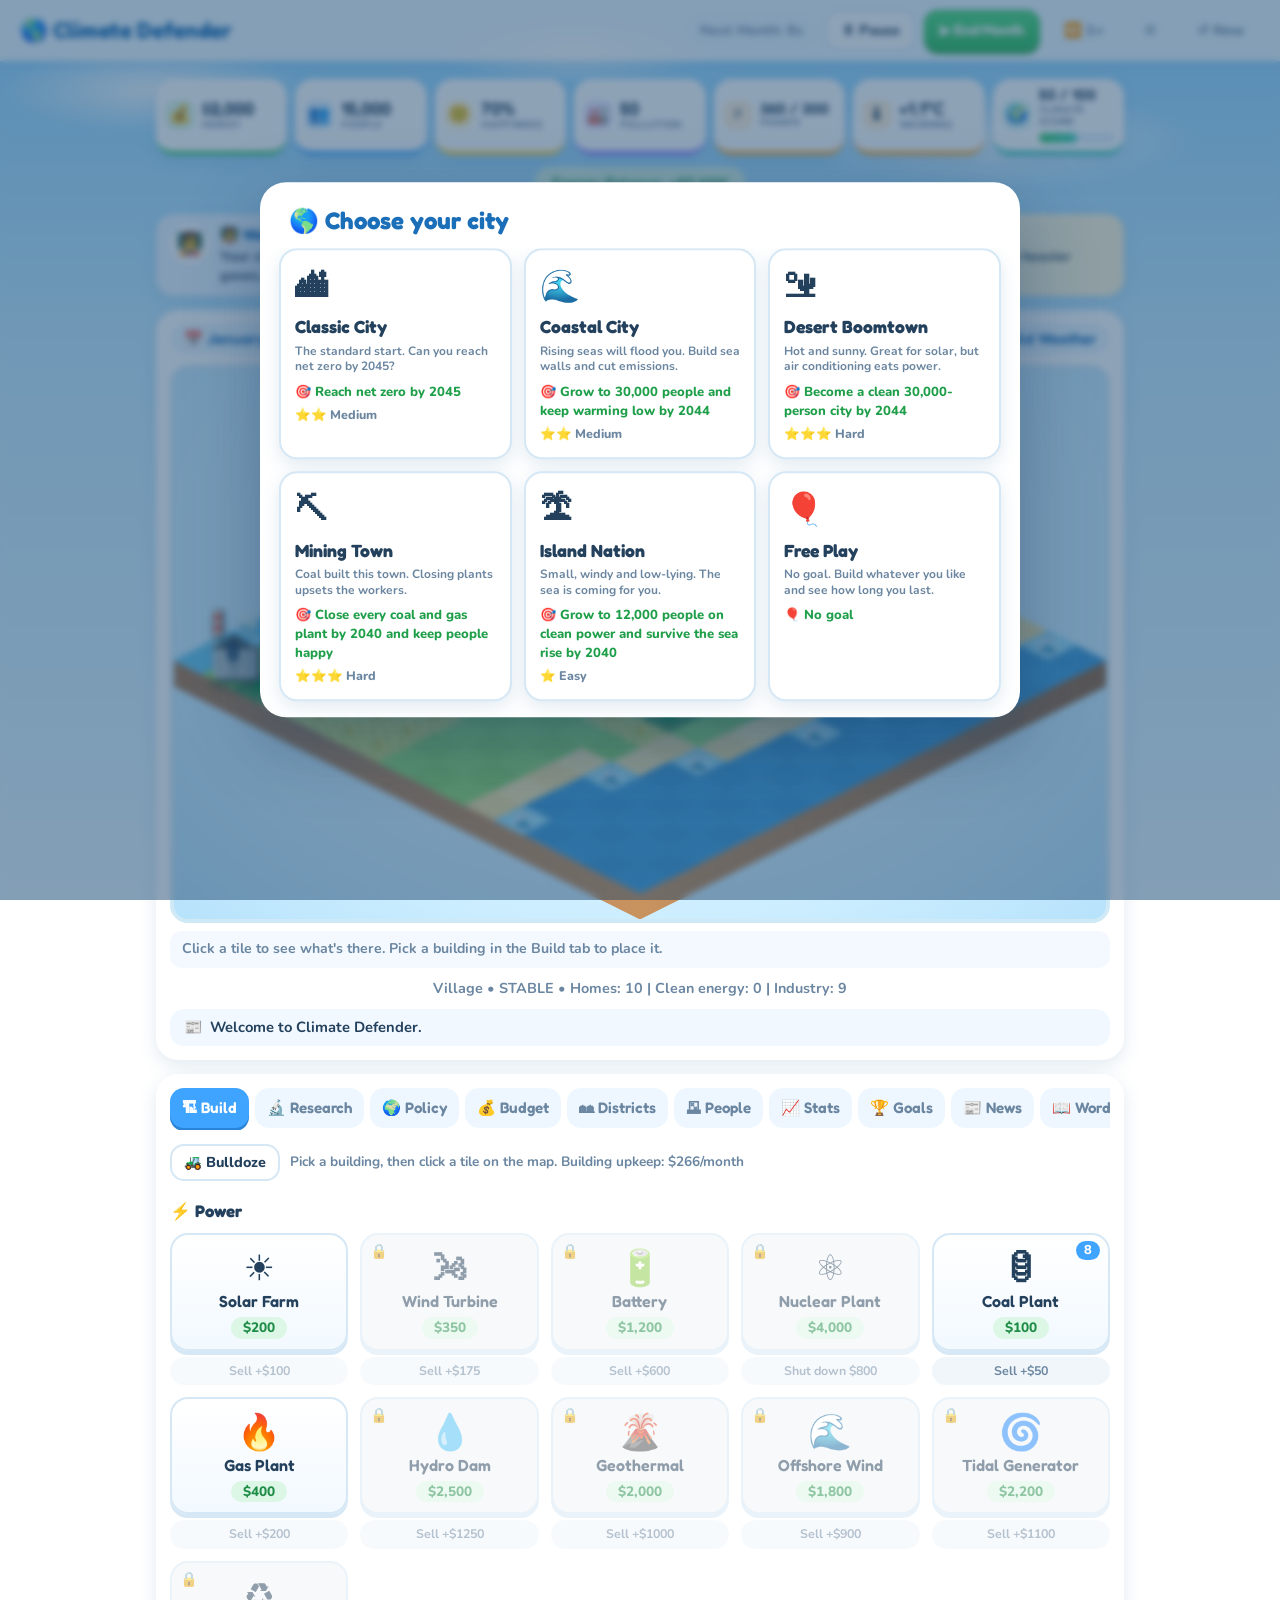
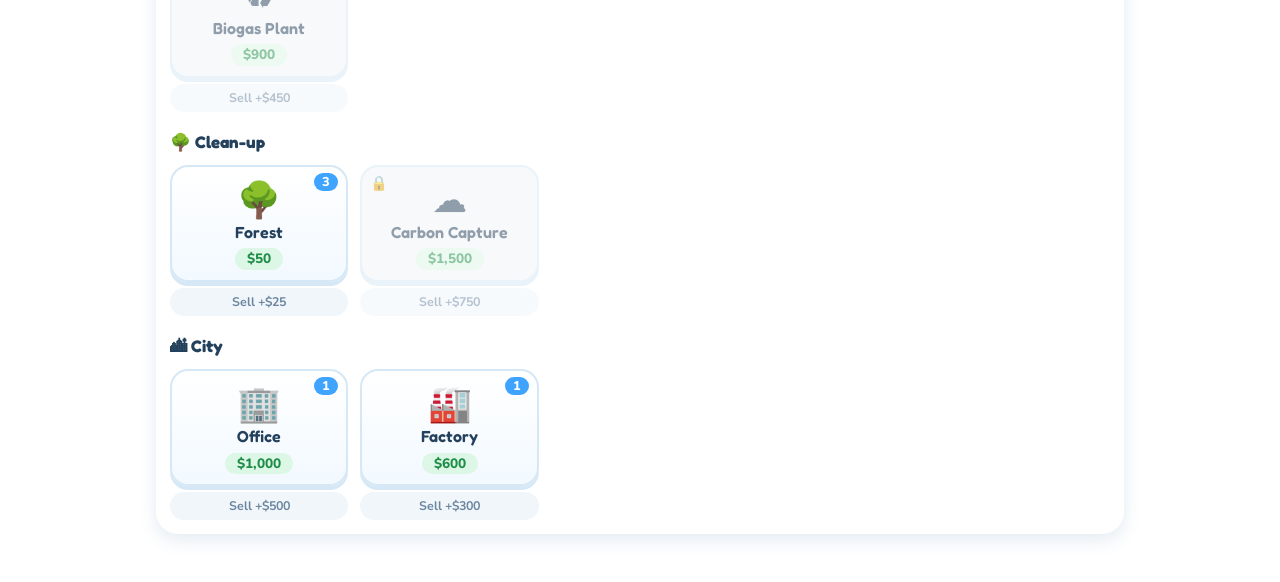
<file: index.html>
<!doctype html>
<html lang="en">
  <head>
    <meta charset="UTF-8" />
    <meta name="viewport" content="width=device-width, initial-scale=1.0" />
    <title>Climate Defender</title>
    <link rel="preconnect" href="https://fonts.googleapis.com" />
    <link rel="preconnect" href="https://fonts.gstatic.com" crossorigin />
    <link href="https://fonts.googleapis.com/css2?family=Fredoka:wght@500;600;700&family=Nunito:wght@600;700;800&display=swap" rel="stylesheet" />
    <link rel="stylesheet" href="style.css" />
    <link rel="stylesheet" href="extras.css" />
    <link rel="stylesheet" href="map.css" />
  </head>

  <body>
    <header class="topbar">
      <h1>🌎 Climate Defender</h1>

      <div class="topbar-controls">
        <div id="countdown">Next Month: 8s</div>
        <button id="pauseButton" onclick="togglePause()">⏸ Pause</button>
        <button id="endMonthButton" class="primary" onclick="manualAdvanceMonth()">▶ End Month</button>
        <button class="ghost" id="speedButton" onclick="cycleSpeed()">⏩ 1×</button>
        <button class="ghost" onclick="openSettings()" title="Settings">⚙</button>
        <button class="ghost" onclick="newGame()">↺ New</button>
      </div>
    </header>

    <div class="container">
      <!-- Big numbers -->

      <div class="hud">
        <div class="tile t-money">
          <span class="ti">💰</span>
          <div><b id="money"></b><small>Money</small></div>
        </div>
        <div class="tile t-people">
          <span class="ti">👥</span>
          <div><b id="population"></b><small>People</small></div>
        </div>
        <div class="tile t-happy">
          <span class="ti">😊</span>
          <div><b id="approval"></b><small>Happiness</small></div>
        </div>
        <div class="tile t-pollution">
          <span class="ti">🏭</span>
          <div><b id="pollution"></b><small>Pollution</small></div>
        </div>
        <div class="tile t-power">
          <span class="ti">⚡</span>
          <div><b id="power"></b><small>Power</small></div>
        </div>
        <div class="tile t-temp">
          <span class="ti">🌡</span>
          <div><b id="tempValue"></b><small>Warming</small></div>
        </div>
        <div class="tile t-climate">
          <span class="ti">🌍</span>
          <div>
            <b id="climateScore"></b>
            <small>Climate score</small>
            <progress id="climateBar" value="100" max="100"></progress>
          </div>
        </div>
      </div>

      <div id="energyBalance">Energy Balance</div>

      <!-- Coach and fact: tap to read more -->

      <div class="banners">
        <div class="coach-banner clamp">
          <span class="avatar">🧑‍🏫</span>
          <div>
            <strong id="coachTitle">Climate Coach</strong>
            <p id="coachText"></p>
          </div>
        </div>

        <div class="fact-banner clamp">
          <span class="avatar">💡</span>
          <div>
            <strong>Did you know?</strong>
            <p id="fact">Loading climate fact...</p>
          </div>
        </div>
      </div>

      <!-- The city -->

      <section class="card map-card">
        <div class="map-head">
          <span class="chip-pill" id="date"></span>
          <span class="chip-pill election-chip" id="electionChip" hidden></span>
          <div class="seg map-views" id="mapViews"></div>
          <span class="chip-pill" id="weather"></span>
        </div>

        <div id="cityView" class="city-view">
          <div id="cityMap" class="city-map" role="img" aria-label="City map. Pick a building in the Build tab, then click a tile to place it.">
            <div id="mapScene" class="map-scene"></div>
          </div>
        </div>

        <div id="mapInfo" class="map-info"></div>
        <div id="cityStatus" class="city-status"></div>

        <div class="ticker"><span>📰</span><span id="ticker"></span></div>
      </section>

      <!-- Tabs -->

      <section class="card tabs-card">
        <nav class="tabs" id="tabs">
          <button class="tab active" data-tab="tabBuild">🏗 Build</button>
          <button class="tab" data-tab="tabResearch">🔬 Research</button>
          <button class="tab" data-tab="tabPolicy">🌍 Policy</button>
          <button class="tab" data-tab="tabBudget">💰 Budget</button>
          <button class="tab" data-tab="tabDistricts">🏘 Districts</button>
          <button class="tab" data-tab="tabPeople">🗳 People</button>
          <button class="tab" data-tab="tabStats">📈 Stats</button>
          <button class="tab" data-tab="tabGoals">🏆 Goals</button>
          <button class="tab" data-tab="tabNews">📰 News</button>
          <button class="tab" data-tab="tabWords">📖 Words</button>
          <button class="tab" data-tab="tabDetails">📊 Details</button>
        </nav>

        <div class="tab-panel active" id="tabBuild">
          <div id="buildMenu"></div>
        </div>

        <div class="tab-panel" id="tabPolicy">
          <div id="taxBox"></div>
          <div id="loanBox"></div>
          <div id="marketBox"></div>
          <div id="programList"></div>
        </div>

        <div class="tab-panel" id="tabBudget">
          <div id="budgetList"></div>
        </div>

        <div class="tab-panel" id="tabDistricts">
          <div id="districtList"></div>
        </div>

        <div class="tab-panel" id="tabPeople">
          <div id="peopleList"></div>
        </div>

        <div class="tab-panel" id="tabStats">
          <div id="climateStats"></div>
          <div id="chartTabs" class="seg"></div>
          <canvas id="historyChart" width="640" height="240"></canvas>
        </div>

        <div class="tab-panel" id="tabGoals">
          <div id="goalBox"></div>
          <div id="achievementList"></div>
        </div>

        <div class="tab-panel" id="tabResearch">
          <p id="researchStatus">No active research.</p>
          <progress id="researchBar" value="0" max="100"></progress>
          <div id="researchButtons"></div>
        </div>

        <div class="tab-panel" id="tabNews">
          <div id="news"><div class="news-item">Welcome to Climate Defender.</div></div>
        </div>

        <div class="tab-panel" id="tabWords">
          <p class="words-count">📖 <span id="glossaryCount"></span></p>
          <div id="glossaryList"></div>
        </div>

        <div class="tab-panel" id="tabDetails">
          <h3>Weather</h3>
          <p id="weatherInfo" class="learn-note"></p>

          <h3>Power</h3>
          <p id="energyMix"></p>

          <h3>Pollution report</h3>
          <div id="pollutionReport"></div>

          <h3>Buildings</h3>
          <div class="infra">
            <p id="solar"></p>
            <p id="wind"></p>
            <p id="coal"></p>
            <p id="forest"></p>
            <p id="battery"></p>
            <p id="capture"></p>
            <p id="nuclear" hidden></p>
            <p id="nuclearWaste" hidden></p>
            <p id="offices"></p>
            <p id="factories"></p>
          </div>

          <h3>Money facts</h3>
          <div class="infra">
            <p id="gdpPerCapita"></p>
            <p id="gdpGrowth"></p>
            <p id="totalGDP"></p>
            <p id="upkeepInfo"></p>
          </div>
        </div>
      </section>
    </div>

    <!-- EVENT MODAL -->

    <div id="eventModal" class="modal">
      <div class="modal-content">
        <h2 id="eventTitle">Event Title</h2>

        <div class="modal-body">
          <p id="eventDescription"></p>

          <div class="learn-grid">
            <div class="learn-box">
              <h3>📚 Learn</h3>
              <p id="eventEducation"></p>
            </div>

            <details class="learn-box real">
              <summary>🌍 In real life</summary>
              <p id="eventRealLife"></p>
            </details>
          </div>
        </div>

        <div class="modal-footer choices">
          <div class="choice">
            <button id="eventAccept" class="primary">Accept</button>
            <div id="eventAcceptStats" class="chips"></div>
          </div>

          <div class="choice">
            <button id="eventDecline">Decline</button>
            <div id="eventDeclineStats" class="chips"></div>
          </div>
        </div>
      </div>
    </div>

    <!-- YEARLY REPORT -->

    <div id="reportModal" class="modal">
      <div class="modal-content narrow">
        <h2>📋 Yearly Report</h2>

        <div class="modal-body">
          <div id="reportText"></div>
        </div>

        <div class="modal-footer">
          <button class="primary" onclick="closeReport()">Continue</button>
        </div>
      </div>
    </div>

    <!-- QUIZ -->

    <div id="quizModal" class="modal">
      <div class="modal-content">
        <h2>🧠 Climate Quiz</h2>

        <div class="modal-body">
          <p id="quizQuestion"></p>
          <div id="quizOptions"></div>
          <p id="quizFeedback"></p>
        </div>

        <div class="modal-footer">
          <button id="quizContinue" class="primary" onclick="closeQuiz()">Continue</button>
        </div>
      </div>
    </div>

    <!-- GAME OVER -->

    <div id="gameOverModal" class="modal">
      <div class="modal-content narrow">
        <h2>Game Over</h2>

        <div class="modal-body">
          <div id="gameOverText"></div>
        </div>

        <div class="modal-footer">
          <button class="primary" onclick="newGame(true)">Restart Game</button>
        </div>
      </div>
    </div>

    <!-- SCENARIO PICKER -->

    <div id="scenarioModal" class="modal">
      <div class="modal-content">
        <h2>🌎 Choose your city</h2>
        <div class="modal-body">
          <div id="scenarioList" class="scenario-list"></div>
        </div>
      </div>
    </div>

    <!-- SETTINGS -->

    <div id="settingsModal" class="modal">
      <div class="modal-content narrow">
        <h2>⚙ Settings</h2>
        <div class="modal-body">
          <label class="set-row"><span>Difficulty<small>Higher years mean tighter money and harsher events</small></span>
            <select id="setDiff" onchange="applySetting('diff')">
              <option value="3">Year 3</option><option value="4">Year 4</option><option value="5">Year 5</option><option value="6">Year 6</option>
              <option value="7">Year 7</option><option value="8">Year 8</option><option value="9">Year 9</option><option value="10">Year 10</option>
              <option value="11">Year 11</option><option value="12">Year 12</option>
            </select></label>
          <label class="set-row"><span>Quiz questions<small>Pop-up climate quizzes</small></span><input type="checkbox" id="setQuiz" onchange="applySetting('quiz')" /></label>
          <label class="set-row"><span>Elections<small>Win the vote every 4 years or lose the game</small></span><input type="checkbox" id="setElections" onchange="applySetting('elections')" /></label>
          <label class="set-row"><span>Sound<small>Beeps and chimes</small></span><input type="checkbox" id="setSound" onchange="applySetting('sound')" /></label>
          <label class="set-row"><span>Volume<small>How loud the sounds are</small></span><input type="range" id="setVolume" min="0" max="100" step="5" oninput="applySetting('volume')" /></label>
        </div>
        <div class="modal-footer"><button class="primary" onclick="closeSettings()">Done</button></div>
      </div>
    </div>

    <!-- ELECTION RESULTS -->

    <div id="electionModal" class="modal">
      <div class="modal-content narrow">
        <h2>🗳 Election night</h2>
        <div class="modal-body"><div id="electionText"></div></div>
        <div class="modal-footer"><button class="primary" onclick="closeElection()">Back to work</button></div>
      </div>
    </div>

    <!-- WIN -->

    <div id="winModal" class="modal">
      <div class="modal-content narrow">
        <h2>🏆 Goal reached</h2>
        <div class="modal-body"><div id="winText"></div></div>
        <div class="modal-footer">
          <button onclick="keepPlaying()">Keep playing</button>
          <button class="primary" onclick="newGame(true)">New game</button>
        </div>
      </div>
    </div>

    <div id="toasts" class="toasts"></div>

    <script src="facts.js"></script>
    <script src="events.js"></script>
    <script src="research.js"></script>
    <script src="upgrades.js"></script>
    <script src="weather.js"></script>
    <script src="learning.js"></script>
    <script src="climate.js"></script>
    <script src="research2.js"></script>
    <script src="energy2.js"></script>
    <script src="programs.js"></script>
    <script src="scenarios.js"></script>
    <script src="extras.js"></script>
    <script src="script.js"></script>
    <script src="buildings.js"></script>
    <script src="map.js"></script>
    <script src="districts.js"></script>
    <script src="grid.js"></script>
    <script src="politics.js"></script>
    <script src="techtree.js"></script>
    <script src="budget.js"></script>
    <script src="main.js"></script>
  </body>
</html>
</file>
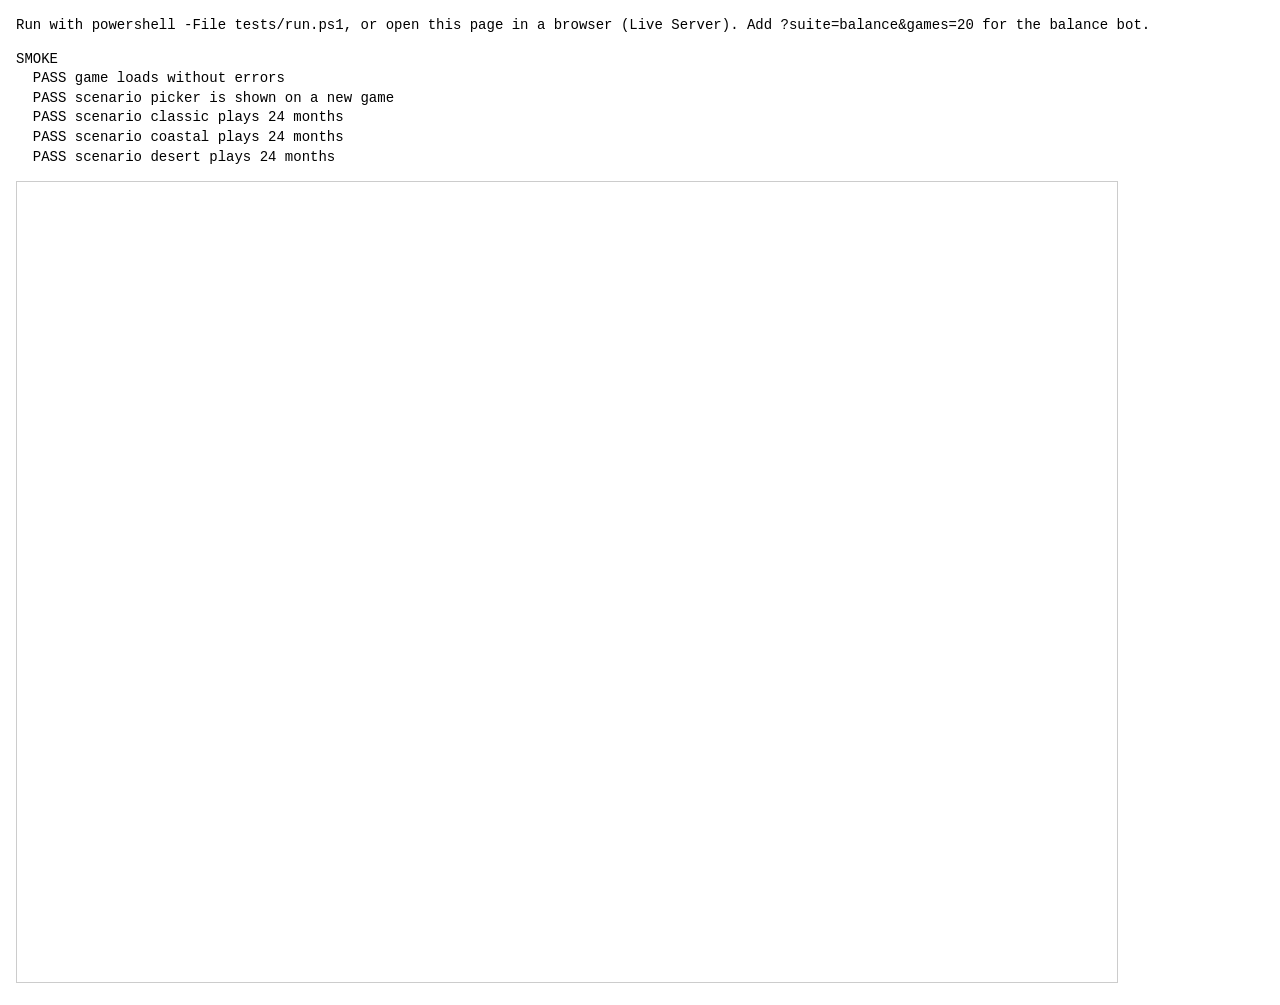
<file: tests/runner.html>
<!doctype html>
<html lang="en">
  <head>
    <meta charset="UTF-8" />
    <title>Climate Defender tests</title>
    <style>
      body { font: 14px/1.4 Consolas, monospace; margin: 16px; }
      iframe { width: 1100px; height: 800px; border: 1px solid #ccc; }
    </style>
  </head>
  <body>
    <p>Run with <code>powershell -File tests/run.ps1</code>, or open this page in a browser (Live Server). Add <code>?suite=balance&amp;games=20</code> for the balance bot.</p>
    <pre id="out">RUNNING</pre>
    <script src="bot.js"></script>
    <script src="smoke.js"></script>
    <script src="map.test.js"></script>
    <script src="districts.test.js"></script>
    <script src="grid.test.js"></script>
    <script src="politics.test.js"></script>
    <script src="techtree.test.js"></script>
    <script src="budget.test.js"></script>
    <script src="runner.js"></script>
  </body>
</html>
</file>
<file: style.css>
:root {
  --ink: #23405c;
  --muted: #6b86a0;
  --card: #ffffff;
  --line: #d6e8f5;
  --green: #35c767;
  --green-d: #1f9f4a;
  --blue: #3fa4ff;
  --orange: #ffa62b;
  --red: #ff6b6b;
  --yellow: #ffd23f;
  --purple: #8f7bff;
  --teal: #28c4b0;
  --shadow: 0 6px 18px rgba(47, 110, 160, 0.14);
}

* { box-sizing: border-box; }

body {
  margin: 0;
  min-height: 100vh;
  color: var(--ink);
  font-family: Nunito, "Trebuchet MS", "Segoe UI", system-ui, sans-serif;
  font-size: 16px;
  font-weight: 700;
  line-height: 1.45;
  background:
    radial-gradient(ellipse 220px 60px at 12% 90px, rgba(255, 255, 255, 0.85), transparent 70%),
    radial-gradient(ellipse 280px 70px at 78% 140px, rgba(255, 255, 255, 0.8), transparent 70%),
    radial-gradient(ellipse 200px 50px at 45% 50px, rgba(255, 255, 255, 0.7), transparent 70%),
    linear-gradient(180deg, #8fd5ff 0, #c4ebff 340px, #e9f8ff 100%);
  background-attachment: fixed;
}

h1, h2, h3, .tab, .shop .nm, .tile b, button.primary, .chip-pill { font-family: Fredoka, Nunito, "Trebuchet MS", sans-serif; }
h2, h3, p { margin: 0; }

/* TOP BAR */

.topbar {
  position: sticky;
  top: 0;
  z-index: 50;
  display: flex;
  align-items: center;
  justify-content: space-between;
  flex-wrap: wrap;
  gap: 8px 14px;
  padding: 10px 20px;
  background: rgba(255, 255, 255, 0.82);
  backdrop-filter: blur(10px);
  box-shadow: 0 2px 12px rgba(47, 110, 160, 0.12);
}

.topbar h1 { margin: 0; font-size: 1.4rem; font-weight: 700; color: #1b6fb8; }
.topbar-controls { display: flex; align-items: center; flex-wrap: wrap; gap: 8px; }

#countdown {
  padding: 6px 14px;
  background: #eaf6ff;
  border-radius: 99px;
  color: var(--muted);
  font-size: 0.9rem;
  font-variant-numeric: tabular-nums;
}

.container { max-width: 1000px; margin: 0 auto; padding: 18px 16px 48px; }

/* BIG NUMBERS */

.hud { display: grid; grid-template-columns: repeat(7, minmax(0, 1fr)); gap: 8px; }
.hud .tile { gap: 7px; padding: 8px 9px; }
.hud .tile .ti { width: 30px; height: 30px; border-radius: 10px; font-size: 1.1rem; }
.hud .tile b { font-size: 1.12rem; }
.hud .t-power b, .hud .t-climate b { font-size: 0.95rem; }
.hud .tile small { font-size: 0.64rem; letter-spacing: 0.02em; }
@media (max-width: 900px) {
  .hud { grid-template-columns: repeat(4, minmax(0, 1fr)); }
}

.tile {
  display: flex;
  align-items: center;
  gap: 10px;
  padding: 10px 14px;
  background: var(--card);
  border-radius: 18px;
  box-shadow: var(--shadow);
  border-bottom: 4px solid var(--c, var(--blue));
  transition: transform 0.15s;
}

.tile .ti {
  flex: none;
  display: grid;
  place-items: center;
  width: 44px;
  height: 44px;
  border-radius: 14px;
  background: color-mix(in srgb, var(--c, var(--blue)) 18%, white);
  font-size: 1.5rem;
}

.tile > div { min-width: 0; flex: 1; }
.tile b { display: block; font-size: 1.45rem; font-weight: 600; line-height: 1.1; white-space: nowrap; }
.tile small { display: block; color: var(--muted); font-size: 0.72rem; font-weight: 800; letter-spacing: 0.03em; text-transform: uppercase; line-height: 1.2; }
.tile progress { margin-top: 5px; }

.t-power b, .t-climate b { font-size: 1.15rem; }
.t-money { --c: var(--green); }
.t-people { --c: var(--blue); }
.t-happy { --c: var(--yellow); }
.t-pollution { --c: var(--purple); }
.t-power { --c: var(--orange); }
.t-climate { --c: var(--teal); }

.tile[data-state="warn"] { --c: var(--orange); }
.tile[data-state="warn"] b { color: #d9820a; }
.tile[data-state="bad"] { --c: var(--red); background: #fff1f1; }
.tile[data-state="bad"] b { color: #e04545; }

#energyBalance {
  margin: 12px auto 0;
  width: fit-content;
  max-width: 100%;
  padding: 6px 18px;
  border-radius: 99px;
  font-size: 0.92rem;
  text-align: center;
}
.energy-good { background: #dcf7e5; color: #1f8d48; }
.energy-bad { background: #ffe0e0; color: #d63b3b; }

progress {
  appearance: none;
  -webkit-appearance: none;
  display: block;
  width: 100%;
  height: 10px;
  border: 0;
  border-radius: 99px;
  background: #e1f0fb;
  overflow: hidden;
}
progress::-webkit-progress-bar { background: #e1f0fb; border-radius: 99px; }
progress::-webkit-progress-value { background: linear-gradient(90deg, #35c767, #3fd3b8); border-radius: 99px; }
progress::-moz-progress-bar { background: linear-gradient(90deg, #35c767, #3fd3b8); border-radius: 99px; }

/* COACH AND FACT */

.banners { display: grid; grid-template-columns: 1fr 1fr; gap: 10px; margin: 14px 0; }

.coach-banner, .fact-banner {
  display: flex;
  gap: 10px;
  align-items: flex-start;
  padding: 10px 14px;
  border-radius: 18px;
  box-shadow: var(--shadow);
  cursor: pointer;
}
.coach-banner { background: #e9f4ff; }
.fact-banner { background: #fff7d9; }

.avatar { flex: none; display: grid; place-items: center; width: 40px; height: 40px; border-radius: 50%; background: #fff; font-size: 1.4rem; }
.coach-banner strong, .fact-banner strong { display: block; font-family: Fredoka, Nunito, sans-serif; font-size: 0.95rem; }
.coach-banner strong { color: #1b6fb8; }
.fact-banner strong { color: #b07a00; }
.banners p { font-size: 0.88rem; font-weight: 700; line-height: 1.4; }

.clamp p { display: -webkit-box; -webkit-line-clamp: 2; line-clamp: 2; -webkit-box-orient: vertical; overflow: hidden; }
.clamp.open p { display: block; }

/* CARDS */

.card { margin-top: 14px; padding: 14px; background: var(--card); border-radius: 22px; box-shadow: var(--shadow); }

.map-head { display: flex; justify-content: space-between; gap: 8px; margin-bottom: 10px; }
.chip-pill { padding: 4px 14px; background: #eaf6ff; border-radius: 99px; color: #1b6fb8; font-size: 0.95rem; font-weight: 600; }

#cityView { padding: 0; }

.city-map {
  position: relative;
  width: 100%;
  aspect-ratio: 2.05 / 1;
  min-height: 300px;
  overflow: hidden;
  isolation: isolate;
  border: 4px solid #bfe6a8;
  border-radius: 18px;
  background-image:
    radial-gradient(ellipse at 18% 16%, rgba(255, 255, 255, 0.2), transparent 24%),
    radial-gradient(ellipse at 82% 78%, rgba(34, 95, 47, 0.28), transparent 28%),
    linear-gradient(145deg, #9bdc83 0%, #5bbd72 42%, #31945d 100%);
}

.city-map::before {
  content: "";
  position: absolute;
  z-index: 0;
  inset: 0;
  pointer-events: none;
  opacity: 0.55;
  background-image:
    radial-gradient(ellipse at 30% 40%, rgba(242, 255, 189, 0.55) 0 2px, transparent 3px),
    radial-gradient(ellipse at 70% 65%, rgba(24, 104, 56, 0.35) 0 3px, transparent 4px),
    repeating-linear-gradient(24deg, transparent 0 44px, rgba(255, 255, 255, 0.07) 45px 47px, transparent 48px 78px);
  background-size: 31px 29px, 49px 43px, auto;
  background-position: 3px 5px, 17px 21px;
}

.map-scene {
  position: absolute;
  inset: 0;
  overflow: hidden;
  background-image:
    radial-gradient(ellipse at 12% 15%, rgba(247, 255, 193, 0.4) 0 7%, transparent 7.5%),
    radial-gradient(ellipse at 53% 72%, rgba(28, 126, 68, 0.32) 0 9%, transparent 9.5%),
    radial-gradient(ellipse at 93% 34%, rgba(209, 239, 144, 0.3) 0 8%, transparent 8.5%),
    repeating-linear-gradient(135deg, transparent 0 68px, rgba(28, 104, 52, 0.14) 69px 74px, transparent 75px 118px);
  background-size: 120px 90px, 155px 115px;
}

/* Map objects */
.map-object {
  position: absolute;
  z-index: 4;
  width: clamp(42px, 6.5vw, 76px);
  height: clamp(54px, 8.6vw, 94px);
  transform: translate(-50%, -72%);
  display: flex;
  align-items: center;
  justify-content: center;
  font-size: clamp(20px, 3.1vw, 34px);
  line-height: 1;
  filter: drop-shadow(0 7px 3px rgba(13, 38, 30, 0.24));
  user-select: none;
  transition:
    filter 0.15s ease,
    transform 0.15s ease;
}

.map-object:hover {
  z-index: 20 !important;
  transform: translate(-50%, -78%) scale(1.12);
  filter: drop-shadow(0 8px 3px rgba(20, 48, 31, 0.3));
}

.map-object::before {
  content: "";
  position: absolute;
  z-index: -1;
  width: 82%;
  height: 19%;
  bottom: 3%;
  left: 9%;
  border-radius: 50%;
  background: rgba(37, 88, 43, 0.3);
  filter: blur(3px);
}

.map-object .object-art {
  position: relative;
  display: grid;
  place-items: center;
  width: 100%;
  height: 100%;
  transform: translateY(-2px);
  filter: saturate(1.22) contrast(1.1);
}

.map-object .object-details {
  position: absolute;
  inset: 0;
  z-index: 1;
  pointer-events: none;
}

/* Shared shapes: every pseudo-element below is a box drawn in CSS. */
.map-object.house .object-art::before,
.map-object.office .object-art::before,
.map-object.factory .object-art::before,
.map-object.coal .object-art::before,
.map-object.battery .object-art::before,
.map-object.house .object-art::after,
.map-object.office .object-art::after,
.map-object.factory .object-art::after,
.map-object.coal .object-art::after {
  content: "";
  position: absolute;
}

.map-object.house .object-art::before,
.map-object.factory .object-art::before,
.map-object.coal .object-art::before {
  border-radius: 3px;
}

/* Houses: pitched roof, porch and window panes */
.map-object.house .object-art::before {
  left: 16%;
  right: 10%;
  bottom: 13%;
  height: 43%;
  border: 2px solid #fff0c3;
  background:
    linear-gradient(90deg, transparent 0 43%, #7a5135 43% 57%, transparent 57%),
    linear-gradient(0deg, #9d653d 0 14%, transparent 14%),
    repeating-linear-gradient(90deg, transparent 0 18%, #fff5d1 18% 22%, #78c8d9 22% 35%, transparent 35% 42%),
    repeating-linear-gradient(0deg, transparent 0 34%, #fff0be 34% 39%, transparent 39% 70%),
    linear-gradient(90deg, #fff1c2, #f6ce7c 65%, #dfa75b);
  box-shadow: 5px 5px 0 #ad793e, 8px 8px 0 rgba(27, 67, 38, 0.18);
}

.map-object.house .object-art::after {
  left: 8%;
  right: 3%;
  bottom: 53%;
  height: 26%;
  background: linear-gradient(145deg, #ffb16c, #d94e48 60%, #9f3945);
  clip-path: polygon(50% 0, 100% 100%, 0 100%);
  filter: drop-shadow(3px 3px 0 #9b4b42);
}

/* Offices: tall glass tower with a visible side face */
.map-object.office .object-art::before {
  left: 23%;
  right: 14%;
  bottom: 12%;
  height: 61%;
  border: 2px solid #d7f6ff;
  border-radius: 2px;
  background:
    repeating-linear-gradient(90deg, transparent 0 18%, #dff8ff 18% 22%, transparent 22% 42%),
    repeating-linear-gradient(0deg, transparent 0 15%, #dff8ff 15% 19%, transparent 19% 36%),
    linear-gradient(100deg, #66c5e7, #247ca9 70%, #155776);
  box-shadow: 6px 4px 0 #16506d, 9px 8px 0 rgba(24, 63, 44, 0.2);
}

.map-object.office .object-art::after {
  left: 18%;
  right: 10%;
  bottom: 71%;
  height: 7%;
  background: linear-gradient(90deg, #eafcff, #7cb7ce);
  clip-path: polygon(0 0, 100% 0, 90% 100%, 8% 100%);
  filter: drop-shadow(2px 2px 0 rgba(57, 67, 43, 0.18));
}

/* Factories: sawtooth roof */
.map-object.factory .object-art::before {
  left: 9%;
  right: 7%;
  bottom: 13%;
  height: 39%;
  border: 2px solid #e7eff0;
  background:
    linear-gradient(90deg, transparent 0 67%, #465a61 67% 72%, transparent 72%),
    repeating-linear-gradient(90deg, transparent 0 21%, #e6f0ef 21% 25%, transparent 25% 45%),
    linear-gradient(100deg, #c9d5d6, #82969b 75%, #657a80);
  box-shadow: 5px 5px 0 #596f73, 8px 8px 0 rgba(23, 62, 39, 0.2);
}

.map-object.factory .object-art::after {
  left: 8%;
  right: 5%;
  bottom: 50%;
  height: 19%;
  background: linear-gradient(180deg, #f0f2e9, #9aaeb0);
  clip-path: polygon(0 55%, 16% 55%, 16% 0, 34% 0, 34% 55%, 51% 55%, 51% 10%, 69% 10%, 69% 55%, 100% 55%, 100% 100%, 0 100%);
  filter: drop-shadow(2px 3px 0 #5e777b);
}

/* Coal station */
.map-object.coal .object-art::before {
  left: 18%;
  right: 12%;
  bottom: 15%;
  height: 43%;
  border: 2px solid rgba(255, 255, 255, 0.58);
  background:
    repeating-linear-gradient(90deg, transparent 0 23%, rgba(255, 255, 255, 0.5) 23% 28%, transparent 28% 48%),
    linear-gradient(90deg, rgba(255, 255, 255, 0.18), transparent 45%),
    #99a6aa;
  box-shadow: 5px 4px 0 #5b666b, 7px 6px 0 rgba(37, 74, 43, 0.12);
}

.map-object.coal .object-art::after {
  left: 13%;
  right: 7%;
  bottom: 53%;
  height: 22%;
  background: #4d5b61;
  clip-path: polygon(50% 0, 100% 100%, 0 100%);
  filter: drop-shadow(2px 2px 0 rgba(57, 67, 43, 0.18));
}

/* Battery storage */
.map-object.battery .object-art::before {
  left: 15%;
  right: 15%;
  bottom: 18%;
  height: 41%;
  border: 3px solid #e9ffe9;
  border-radius: 6px;
  background: linear-gradient(90deg, #3a9e62, #a0ec9c 50%, #47b86c);
  box-shadow: 5px 5px 0 #36794d, 7px 7px 0 rgba(25, 66, 39, 0.2);
}

.map-object.battery .object-art::after {
  content: "";
  position: absolute;
  right: 27%;
  bottom: 56%;
  width: 11%;
  height: 7%;
  background: #eaffeb;
  clip-path: polygon(0 0, 100% 0, 100% 100%, 0 100%);
}

/* Solar farms */
.map-object.solar .object-art::before {
  content: "";
  position: absolute;
  width: 83%;
  height: 39%;
  left: 8%;
  bottom: 24%;
  transform: skewY(-17deg) rotate(-4deg);
  border: 3px solid #e3f7ff;
  border-radius: 3px;
  background:
    repeating-linear-gradient(0deg, transparent 0 30%, rgba(209, 244, 255, 0.95) 30% 35%, transparent 35% 100%),
    repeating-linear-gradient(90deg, #064e8b 0 13%, #59b5e0 13% 16%, #0b659e 16% 29%);
  box-shadow: 4px 6px 0 #536f76, 0 0 0 2px rgba(17, 58, 83, 0.18);
}

.map-object.solar .object-art::after {
  content: "";
  position: absolute;
  bottom: 12%;
  left: 30%;
  width: 5%;
  height: 16%;
  background: #718b7b;
  box-shadow: 15px 0 #718b7b, 30px 0 #718b7b;
}

/* Wind turbines */
.map-object.wind .object-art::before {
  content: "";
  position: absolute;
  left: 48%;
  bottom: 6%;
  width: 5px;
  height: 61%;
  border-radius: 5px;
  background: linear-gradient(90deg, #a8bfba, #fff 45%, #b6d0ca);
  box-shadow: 2px 2px 0 #60867d;
}

.map-object.wind .object-art::after {
  content: "";
  position: absolute;
  left: 19%;
  top: 7%;
  width: 63%;
  height: 61%;
  background: linear-gradient(90deg, #f4fbf7, #fff 50%, #c1d8d0);
  clip-path: polygon(46% 0, 55% 0, 53% 43%, 100% 68%, 96% 78%, 52% 57%, 10% 100%, 2% 91%, 43% 48%);
  filter: drop-shadow(2px 2px 0 #8aa79d);
}

/* Forests */
.map-object.forest .object-art {
  border-radius: 45% 45% 35% 35%;
  background:
    radial-gradient(ellipse at 28% 39%, #a8e978 0 17%, transparent 18%),
    radial-gradient(ellipse at 63% 29%, #74d05e 0 22%, transparent 23%),
    radial-gradient(ellipse at 43% 54%, #318b48 0 31%, transparent 32%),
    radial-gradient(ellipse at 74% 56%, #4ba94f 0 23%, transparent 24%);
  color: transparent;
  filter: drop-shadow(2px 4px 0 rgba(24, 85, 39, 0.3));
}

.map-object.forest .object-art::after {
  content: "";
  position: absolute;
  bottom: 5%;
  left: 44%;
  width: 12%;
  height: 32%;
  background: linear-gradient(90deg, #70482f, #a87349, #70482f);
  border-radius: 2px;
}

/* Carbon capture plants: a tall teal tank with a dome */
.map-object.capture .object-art::before {
  content: "";
  position: absolute;
  left: 24%;
  right: 24%;
  bottom: 14%;
  height: 54%;
  border: 2px solid #e8fbff;
  border-radius: 6px 6px 3px 3px;
  background:
    repeating-linear-gradient(0deg, transparent 0 22%, rgba(255, 255, 255, 0.55) 22% 27%, transparent 27% 50%),
    linear-gradient(90deg, #46b8b0, #a5efe2 50%, #3a9d9a);
  box-shadow: 5px 5px 0 #2c6f73, 8px 8px 0 rgba(23, 62, 39, 0.2);
}

.map-object.capture .object-art::after {
  content: "";
  position: absolute;
  left: 30%;
  right: 30%;
  bottom: 66%;
  height: 16%;
  border: 2px solid #e8fbff;
  border-radius: 50% 50% 0 0;
  background: linear-gradient(145deg, #f4fffb, #9fd8cf);
  filter: drop-shadow(2px 2px 0 #4f8c8c);
}

.map-object.capture .object-details::before {
  left: 38%;
  top: 12%;
  width: 24%;
  height: 8%;
  background: #fff;
}

/* Nuclear plants: a cooling tower with steam and a round reactor building */
.map-object.nuclear .object-art::before {
  content: "";
  position: absolute;
  left: 40%;
  right: 6%;
  bottom: 12%;
  height: 64%;
  background: linear-gradient(90deg, #cfd6d2, #fbfbf6 45%, #aab4b0);
  clip-path: polygon(14% 0, 86% 0, 70% 42%, 80% 100%, 20% 100%, 30% 42%);
  filter: drop-shadow(3px 3px 0 #66767a);
}

.map-object.nuclear .object-art::after {
  content: "";
  position: absolute;
  left: 8%;
  width: 34%;
  bottom: 12%;
  height: 32%;
  border: 2px solid #eefafc;
  border-radius: 50% 50% 3px 3px;
  background: linear-gradient(100deg, #f2fbfd, #b9d4da 70%, #86a6ae);
  box-shadow: 4px 4px 0 #5b7a82, 7px 7px 0 rgba(23, 62, 39, 0.2);
}

.map-object.nuclear .object-details::before {
  left: 46%;
  top: 2%;
  width: 34%;
  height: 20%;
  border-radius: 50%;
  background: rgba(255, 255, 255, 0.9);
  box-shadow: -8px 6px 0 rgba(255, 255, 255, 0.65), 10px 5px 0 rgba(255, 255, 255, 0.55);
}

.map-object.nuclear .object-details::after {
  content: "";
  position: absolute;
  left: 19%;
  top: 59%;
  width: 11%;
  height: 11%;
  border: 2px solid #5a4a10;
  border-radius: 50%;
  background: #ffd34d;
}

/* Detail layer: a light "roof edge" bar by default, then each type's own extras. */
.map-object .object-details::before {
  content: "";
  position: absolute;
  left: 18%;
  top: 18%;
  width: 64%;
  height: 12%;
  border-radius: 2px;
  background: rgba(255, 255, 255, 0.5);
  box-shadow: 0 3px 0 rgba(0, 0, 0, 0.14);
}

.map-object.house .object-details::before {
  left: 42%;
  width: 16%;
  height: 20%;
  border: 2px solid #f7d9a0;
  border-radius: 2px 2px 0 0;
  background: #845238;
}

.map-object.office .object-details::before {
  left: 27%;
  width: 7%;
  background: #e4f8ff;
  box-shadow: 7px -3px 0 #b8e8f8, 14px 0 0 #e4f8ff;
}

.map-object.coal .object-details::before,
.map-object.factory .object-details::before {
  right: 12%;
  top: -8%;
  width: 12%;
  height: 35%;
  border: 1px solid #5d3934;
  border-radius: 2px 2px 0 0;
  background: repeating-linear-gradient(180deg, #e9e5d9 0 5px, #c84d40 5px 10px);
}

.map-object.factory .object-details::before {
  box-shadow: -3px 0 0 #64787a;
}

.map-object.coal .object-details::before {
  box-shadow: 2px 0 0 #53676c;
}

.map-object.battery .object-details::before {
  left: 42%;
  width: 18%;
  height: 17%;
  background: #f5fff0;
  clip-path: polygon(45% 0, 100% 0, 62% 42%, 91% 42%, 24% 100%, 40% 56%, 10% 56%);
}

.map-object.solar .object-details::before {
  left: 10%;
  top: 24%;
  width: 80%;
  height: 48%;
  background: repeating-linear-gradient(90deg, #0e4678 0 5px, #6ac8f2 5px 7px);
  border: 2px solid #d1eaf4;
  transform: skewY(-12deg);
  box-shadow: 0 5px 0 rgba(0, 0, 0, 0.18);
}

.map-object.wind .object-details::before {
  left: 48%;
  top: 22%;
  width: 4px;
  height: 58%;
  border: 2px solid white;
  border-radius: 3px;
  background: linear-gradient(90deg, #d5e0e4, #718894);
  box-shadow: 0 1px 0 #6f9186;
}

.map-object.forest .object-details::before {
  top: 14%;
  width: 64%;
  height: 64%;
  border-radius: 50%;
  background:
    radial-gradient(circle at 30% 28%, #75d86a 0 16%, transparent 17%),
    radial-gradient(circle at 65% 25%, #3b9d4a 0 23%, transparent 24%),
    radial-gradient(circle at 46% 62%, #24783b 0 34%, transparent 35%);
  filter: drop-shadow(2px 3px 0 rgba(13, 70, 34, 0.4));
}

.map-object.house .object-details::after,
.map-object.office .object-details::after,
.map-object.factory .object-details::after {
  content: "";
  position: absolute;
  left: 25%;
  top: 38%;
  width: 12%;
  height: 18%;
  background: #d9f5ff;
  border: 1px solid rgba(28, 54, 72, 0.7);
  box-shadow:
    17px 0 0 -1px #d9f5ff,
    17px 0 0 0 rgba(28, 54, 72, 0.7),
    34px 0 0 -1px #d9f5ff,
    34px 0 0 0 rgba(28, 54, 72, 0.7);
}

.map-object.coal .object-details::after {
  content: "";
  position: absolute;
  right: 8%;
  top: 2%;
  width: 20%;
  height: 18%;
  border-radius: 50%;
  background: rgba(221, 231, 225, 0.55);
  box-shadow: -8px -5px 0 rgba(221, 231, 225, 0.42), 4px -8px 0 rgba(221, 231, 225, 0.3);
}

.map-object.solar .object-details::after {
  content: "";
  position: absolute;
  left: 9%;
  bottom: 20%;
  width: 83%;
  height: 4%;
  background: #eafaff;
  transform: rotate(-17deg);
}

.map-object.forest .object-details::after {
  content: "";
  position: absolute;
  left: 26%;
  top: 22%;
  width: 12%;
  height: 8%;
  border-radius: 50%;
  background: rgba(226, 255, 177, 0.75);
  box-shadow: 18px 8px 0 rgba(218, 255, 165, 0.5), 30px -1px 0 rgba(218, 255, 165, 0.42);
}

.map-object.battery .object-details::after {
  content: "";
  position: absolute;
  right: 23%;
  bottom: 59%;
  width: 13%;
  height: 6%;
  border-radius: 2px 2px 0 0;
  background: #f0fff0;
}

/* Icons */
.map-object .object-icon {
  position: relative;
  z-index: 2;
  margin-top: -12%;
  text-shadow: 0 1px 1px rgba(0, 0, 0, 0.12);
}

.map-object.house .object-icon,
.map-object.office .object-icon,
.map-object.factory .object-icon,
.map-object.coal .object-icon,
.map-object.capture .object-icon,
.map-object.nuclear .object-icon,
.map-object.battery .object-icon {
  margin-top: 7%;
  font-size: 0.72em;
}

.map-object.solar .object-icon,
.map-object.wind .object-icon,
.map-object.forest .object-icon {
  opacity: 0.08;
  font-size: 0.5em;
}

.city-status { padding: 10px 4px 0; color: var(--muted); font-size: 0.9rem; text-align: center; }

.ticker {
  display: flex;
  gap: 8px;
  align-items: center;
  margin-top: 10px;
  padding: 8px 14px;
  background: #f1f8ff;
  border-radius: 14px;
  font-size: 0.92rem;
}
.ticker span:first-child { flex: none; }
#ticker { overflow: hidden; text-overflow: ellipsis; white-space: nowrap; }

/* BUTTONS */

button {
  padding: 8px 14px;
  background: #fff;
  border: 2px solid var(--line);
  border-radius: 14px;
  color: var(--ink);
  font: inherit;
  font-size: 0.9rem;
  font-weight: 800;
  cursor: pointer;
  transition: transform 0.12s, box-shadow 0.12s, background 0.12s;
}
button:hover:not(:disabled) { background: #f1f9ff; transform: translateY(-2px); }
button:active:not(:disabled) { transform: translateY(1px); }
button:disabled { opacity: 0.5; cursor: not-allowed; }
button:focus-visible { outline: 3px solid var(--blue); outline-offset: 2px; }

button.primary {
  background: linear-gradient(180deg, #4cdc7c, #2fbf5b);
  border-color: #2fbf5b;
  color: #fff;
  box-shadow: 0 3px 0 #1f9a45;
  text-shadow: 0 1px 0 rgba(0, 0, 0, 0.15);
}
button.primary:hover:not(:disabled) { background: linear-gradient(180deg, #5be78a, #38c764); }
button.primary:active:not(:disabled) { box-shadow: 0 1px 0 #1f9a45; }
button.ghost { border-color: transparent; background: transparent; color: var(--muted); }
.confirm-button, .confirm-button:hover:not(:disabled) { background: linear-gradient(180deg, #ffc04d, #ff9f1a); border-color: #ff9f1a; box-shadow: 0 3px 0 #d37a00; color: #fff; }

/* TABS */

.tabs { display: flex; gap: 6px; margin-bottom: 14px; overflow-x: auto; padding-bottom: 2px; }
.tab { flex: 1; padding: 9px 12px; border: 0; border-radius: 14px; background: #eef7ff; color: var(--muted); font-size: 0.95rem; font-weight: 600; white-space: nowrap; }
.tab.active { background: var(--blue); color: #fff; box-shadow: 0 3px 0 #2a84d6; }
.tab.active:hover:not(:disabled) { background: var(--blue); }

.tab-panel { display: none; }
.tab-panel.active { display: block; }

/* BUILD SHOP */

.build-grid { display: grid; grid-template-columns: repeat(auto-fill, minmax(150px, 1fr)); gap: 12px; }
.build-row { display: flex; flex-direction: column; gap: 6px; }

.shop {
  position: relative;
  display: flex;
  flex-direction: column;
  align-items: center;
  gap: 2px;
  padding: 14px 8px 10px;
  border-radius: 18px;
  border: 2px solid var(--line);
  background: linear-gradient(180deg, #ffffff, #f2f9ff);
  box-shadow: 0 4px 0 var(--line);
}
.shop:hover:not(:disabled) { background: linear-gradient(180deg, #ffffff, #e6f4ff); box-shadow: 0 6px 0 var(--line); }
.shop .ic { font-size: 2.2rem; line-height: 1.1; }
.shop .nm { font-size: 1rem; font-weight: 600; }
.shop .pr { margin-top: 2px; padding: 1px 12px; border-radius: 99px; background: #dcf7e5; color: #1f8d48; font-size: 0.85rem; }
.shop .own { position: absolute; top: 6px; right: 8px; min-width: 24px; padding: 0 7px; border-radius: 99px; background: var(--blue); color: #fff; font-size: 0.8rem; text-align: center; }
.shop .own:empty, .shop .own[data-zero] { display: none; }
.shop.locked { background: #f1f4f7; }
.shop.locked::after { content: "🔒"; position: absolute; top: 6px; left: 8px; }

.build-row button.sell { padding: 3px 8px; border-color: transparent; background: #f1f6fa; color: var(--muted); font-size: 0.78rem; font-weight: 700; white-space: nowrap; }

/* RESEARCH */

#researchStatus { margin-bottom: 8px; padding: 6px 14px; background: #f1f8ff; border-radius: 12px; font-size: 0.92rem; }
#researchBar { height: 12px; }

/* NEWS, WORDS, DETAILS */

#news { max-height: 360px; overflow-y: auto; }
.news-item { padding: 9px 4px; border-bottom: 2px dashed #e4f0f9; font-size: 0.92rem; }
.news-item:first-child { font-weight: 800; }
.news-item:last-child { border-bottom: 0; }

.words-count { margin-bottom: 8px; color: var(--muted); font-size: 0.92rem; }
#glossaryList p { margin: 8px 0; padding: 10px 14px; background: #f3fbf6; border-left: 5px solid var(--green); border-radius: 12px; font-size: 0.92rem; }

#tabDetails h3 { margin: 14px 0 6px; color: var(--muted); font-size: 0.82rem; letter-spacing: 0.05em; text-transform: uppercase; }
#tabDetails h3:first-child { margin-top: 0; }
#tabDetails p { font-size: 0.92rem; }
.learn-note { color: #3f7fb8; }
.infra { display: grid; grid-template-columns: 1fr 1fr; gap: 4px 14px; }
#nuclear, #nuclearWaste { grid-column: 1 / -1; }

.report-note { margin: 6px 0; color: var(--muted); font-size: 0.84rem; }
.report-row { display: flex; justify-content: space-between; margin: 4px 0; padding: 6px 12px; border-radius: 10px; font-size: 0.9rem; }
.report-row.bad { background: #ffe9e9; color: #d63b3b; }
.report-row.good { background: #e0f7e8; color: #1f8d48; }
.report-row.total { border: 2px solid currentColor; }

/* POP-UP WINDOWS: centred, scaled to the window, buttons always visible */

.modal { display: none; position: fixed; inset: 0; background: rgba(30, 70, 110, 0.5); backdrop-filter: blur(3px); z-index: 1000; }

.modal-content {
  position: absolute;
  top: 50%;
  left: 50%;
  transform: translate(-50%, -50%);
  display: flex;
  flex-direction: column;
  width: min(760px, calc(100vw - 24px));
  max-height: calc(100vh - 24px);
  max-height: calc(100dvh - 24px);
  background: #fff;
  border-radius: 26px;
  box-shadow: 0 24px 70px rgba(20, 60, 100, 0.4);
  font-size: clamp(12.5px, 2.1vh, 16px);
}
.modal-content.narrow { width: min(500px, calc(100vw - 24px)); }
.modal-content h2 { flex: none; margin: 0; padding: 0.9em 1.2em 0.4em; font-size: 1.5em; font-weight: 700; color: #1b6fb8; }
.modal-body { min-height: 0; padding: 0 1.2em 1em; overflow-y: auto; }
.modal-body p { margin-bottom: 0.7em; }
.modal-footer { flex: none; display: flex; gap: 0.8em; padding: 0.9em 1.2em 1.2em; }
.modal-footer button { padding: 0.65em 1.4em; font-size: 1em; }

.learn-grid { display: grid; grid-template-columns: 1fr 1fr; gap: 0.8em; align-items: start; }
.learn-box { padding: 0.7em 0.9em; background: #eaf5ff; border-radius: 14px; }
.learn-box.real { background: #fff6dc; }
.learn-box h3, .learn-box summary { margin: 0 0 0.3em; color: #1b6fb8; font-family: Fredoka, Nunito, sans-serif; font-size: 0.95em; font-weight: 600; cursor: pointer; }
.learn-box.real summary { color: #b07a00; }
.learn-box p { margin: 0; font-size: 0.95em; }

.choices { display: grid; grid-template-columns: 1fr 1fr; }
.choice button { width: 100%; padding: 0.8em 0.9em; white-space: normal; }
.chips { display: flex; flex-wrap: wrap; gap: 0.4em; margin-top: 0.6em; }
.chip { padding: 0.15em 0.7em; background: #eef3f7; border-radius: 99px; color: var(--muted); font-size: 0.85em; }
.chip.good { background: #dcf7e5; color: #1f8d48; }
.chip.bad { background: #ffe3e3; color: #d63b3b; }

#quizQuestion { font-size: 1.15em; }
#quizOptions button { display: block; width: 100%; margin: 0.5em 0; padding: 0.75em 1em; font-size: 1em; text-align: left; }
#quizOptions button:disabled { opacity: 0.6; }
#quizOptions button.quiz-correct { opacity: 1; background: #dcf7e5; border-color: var(--green); color: #1f8d48; }
#quizOptions button.quiz-wrong { opacity: 1; background: #ffe3e3; border-color: var(--red); color: #d63b3b; }
#quizFeedback { margin-top: 0.8em; }
#quizContinue { display: none; }

.kv { display: flex; justify-content: space-between; gap: 1em; padding: 0.45em 0; border-bottom: 2px dashed #e4f0f9; }
.kv span { color: var(--muted); }
.final-score { margin: 0.8em 0; color: #d9820a; font-family: Fredoka, Nunito, sans-serif; font-size: 1.3em; }
#gameOverText h3 { margin: 0 0 0.4em; font-size: 1.2em; }
#gameOverText h4 { margin: 1em 0 0.3em; font-size: 1em; }
#gameOverText ul { margin: 0; padding-left: 1.2em; line-height: 1.6; }

/* RESPONSIVE */

@media (max-width: 700px) {
  .banners { grid-template-columns: 1fr; }
  .container { padding: 12px 10px 40px; }
  .topbar { padding: 8px 12px; }
  .topbar h1 { font-size: 1.15rem; }
  .learn-grid { grid-template-columns: 1fr; }
  .hud { grid-template-columns: 1fr 1fr; }
  .tile { padding: 8px 10px; }
  .tile b { font-size: 1.2rem; }
  .infra { grid-template-columns: 1fr; }
}
@media (max-width: 560px) {
  .choices { grid-template-columns: 1fr; }
  .topbar-controls button { padding: 6px 10px; }
  .build-grid { grid-template-columns: repeat(2, 1fr); }
}

@media (prefers-reduced-motion: no-preference) {
  .map-object:hover .object-art {
    transform: translateY(-6px) scale(1.045);
    transition:
      transform 0.16s ease-out,
      filter 0.16s ease-out;
    filter: saturate(1.3) contrast(1.12) brightness(1.04);
  }
}
</file>
<file: extras.css>
/* ======================================================================
   EXTRAS: styles for the climate, policy, goals and settings features.
   Uses the colour variables from style.css.
   ====================================================================== */

.t-temp { --c: var(--orange); }
.t-temp.t-hot1 { --c: #ff8a3d; }
.t-temp.t-hot2 { --c: var(--red); }
.t-temp.t-hot2 b, .t-temp.t-hot3 b { color: #d93b3b; }
.t-temp.t-hot3 { --c: #c0392b; background: #fff1f1; }

#extraBuildMenu { display: grid; grid-template-columns: repeat(auto-fill, minmax(150px, 1fr)); gap: 12px; }
.build-sub { margin: 18px 0 10px; font-size: 1.05rem; }

#speedButton { min-width: 64px; }

/* Segmented buttons */
.seg { display: flex; flex-wrap: wrap; gap: 6px; margin: 8px 0 12px; }
.seg button { padding: 7px 12px; border: 2px solid var(--line); border-radius: 12px; background: #fff; color: var(--ink); font-weight: 800; font-size: 0.88rem; cursor: pointer; }
.seg button.on { background: var(--blue); border-color: var(--blue); color: #fff; }
.seg button:disabled { opacity: 0.45; cursor: not-allowed; }

#taxBox, #loanBox { margin-bottom: 14px; }
#taxBox h3, #loanBox h3, #programList h3 { margin: 10px 0 4px; font-size: 1.05rem; }
.learn-note { color: var(--muted); font-size: 0.85rem; font-weight: 700; }

/* Policy cards */
.program-grid { display: grid; grid-template-columns: repeat(auto-fill, minmax(180px, 1fr)); gap: 12px; margin-top: 8px; }
.program { display: flex; flex-direction: column; gap: 6px; padding: 12px; border: 2px solid var(--line); border-radius: 16px; background: #fff; box-shadow: var(--shadow); }
.pg-top { display: flex; align-items: center; gap: 8px; font-family: Fredoka, Nunito, sans-serif; }
.pg-top .ic { font-size: 1.4rem; }
.program p { color: var(--muted); font-size: 0.8rem; font-weight: 700; line-height: 1.3; flex: 1; }
.pips { display: flex; gap: 5px; }
.pips i { width: 100%; height: 8px; border-radius: 6px; background: #e3edf7; }
.pips i.on { background: var(--green); }
.program button { padding: 8px 10px; border: 0; border-radius: 12px; background: var(--green); color: #fff; font-family: Fredoka, Nunito, sans-serif; font-size: 0.95rem; box-shadow: 0 3px 0 var(--green-d); cursor: pointer; }
.program button:disabled { background: #cfdbe7; color: #8aa0b5; box-shadow: none; cursor: not-allowed; }

/* Stats */
.stat-row { display: flex; justify-content: space-between; padding: 7px 4px; border-bottom: 1px solid var(--line); }
#historyChart { width: 100%; height: auto; border: 2px solid var(--line); border-radius: 14px; background: #fff; }

/* Goals */
.goal-card { padding: 14px; border: 2px solid var(--line); border-radius: 16px; background: #fff; box-shadow: var(--shadow); display: flex; flex-direction: column; gap: 6px; }
.goal-card b { font-family: Fredoka, Nunito, sans-serif; font-size: 1.1rem; }
.check { font-weight: 800; color: var(--muted); }
.check.ok { color: var(--green-d); }
.ach-grid { display: grid; grid-template-columns: repeat(auto-fill, minmax(140px, 1fr)); gap: 10px; margin-top: 8px; }
.ach { display: flex; flex-direction: column; align-items: center; gap: 2px; padding: 10px 8px; border: 2px dashed var(--line); border-radius: 14px; text-align: center; opacity: 0.6; background: #f6fbff; }
.ach.on { opacity: 1; border: 2px solid var(--yellow); background: #fffbea; }
.ach span { font-size: 1.6rem; }
.ach small { color: var(--muted); font-size: 0.72rem; line-height: 1.2; }

/* Scenario picker */
.scenario-list { display: grid; grid-template-columns: repeat(auto-fill, minmax(210px, 1fr)); gap: 12px; }
.scenario-card { display: flex; flex-direction: column; align-items: flex-start; gap: 4px; padding: 14px; border: 2px solid var(--line); border-radius: 18px; background: #fff; color: var(--ink); text-align: left; cursor: pointer; box-shadow: var(--shadow); transition: transform 0.12s; }
.scenario-card:hover { transform: translateY(-3px); border-color: var(--blue); }
.scenario-card .sc-ic { font-size: 2rem; }
.scenario-card b { font-family: Fredoka, Nunito, sans-serif; font-size: 1.1rem; }
.scenario-card small { color: var(--muted); font-weight: 700; line-height: 1.3; }
.scenario-card em { font-style: normal; font-size: 0.82rem; color: var(--green-d); font-weight: 800; margin-top: 4px; }

/* Settings */
.set-row { display: flex; align-items: center; justify-content: space-between; gap: 12px; padding: 12px 0; border-bottom: 1px solid var(--line); }
.set-row small { display: block; color: var(--muted); font-weight: 700; font-size: 0.8rem; }
.set-row select { padding: 8px 10px; border: 2px solid var(--line); border-radius: 10px; font: inherit; }
.set-row input[type="checkbox"] { width: 22px; height: 22px; }

/* Toasts */
.toasts { position: fixed; right: 16px; bottom: 16px; display: flex; flex-direction: column; gap: 8px; z-index: 50; pointer-events: none; }
.toast { padding: 10px 16px; border-radius: 14px; background: #fff; border: 2px solid var(--green); box-shadow: var(--shadow); font-family: Fredoka, Nunito, sans-serif; animation: toast-in 0.25s ease-out; }
.toast.bad { border-color: var(--red); background: #fff1f1; }
@keyframes toast-in { from { transform: translateY(12px); opacity: 0; } to { transform: none; opacity: 1; } }
.bad-text { color: #d63b3b; }
.program .chips { margin-top: 0; gap: 4px; }
.program .chip { font-size: 0.72rem; }
.scenario-card .stars { font-size: 0.78rem; color: var(--muted); font-weight: 800; }

/* People and politics (politics.js) */
.election-chip.warn { background: #ffe3e3; color: #d63b3b; }
.election-card { margin-bottom: 12px; }
.vote-bar { position: relative; display: block; height: 10px; margin: 6px 0; border-radius: 99px; background: #e3edf7; overflow: visible; }
.vote-bar.big { height: 16px; }
.vote-bar i { display: block; height: 100%; border-radius: 99px; background: var(--green); }
.vote-bar b { position: absolute; top: -4px; bottom: -4px; width: 3px; border-radius: 2px; background: #23405c; }
.vote-row { display: grid; grid-template-columns: 1.4fr 1fr auto; align-items: center; gap: 10px; padding: 4px 0; }
.vote-row small { color: var(--muted); }
.group-card { display: flex; flex-direction: column; gap: 4px; padding: 12px 14px; border: 2px solid var(--line); border-radius: 16px; background: #fff; box-shadow: var(--shadow); font-size: 0.88rem; }
.group-card .chips { margin-top: 2px; gap: 4px; }
.group-card .chip { font-size: 0.72rem; }
.group-card .support { margin-top: 6px; }

/* Tech tree (techtree.js) */
#researchButtons { display: flex; flex-direction: column; gap: 12px; }
.branch { padding: 10px 12px; border: 2px solid var(--line); border-radius: 16px; background: #fbfdff; }
.branch-head { margin-bottom: 8px; font-family: Fredoka, Nunito, sans-serif; font-size: 1.02rem; }
.branch-head small { color: var(--muted); font-family: Nunito, sans-serif; font-size: 0.78rem; }
.branch-row { display: flex; align-items: stretch; gap: 22px; overflow-x: auto; padding-bottom: 4px; }
.tech-col { position: relative; display: flex; flex-direction: column; gap: 8px; justify-content: center; }
.tech-col.after::before { content: "➜"; position: absolute; left: -19px; top: 50%; transform: translateY(-50%); color: #9db4c8; font-size: 1rem; }
.tech { display: flex; flex-direction: column; align-items: flex-start; gap: 2px; width: 190px; padding: 9px 11px; border: 2px solid #e2dcfb; border-radius: 14px; background: linear-gradient(180deg, #ffffff, #f6f3ff); box-shadow: 0 3px 0 #e2dcfb; text-align: left; }
.tech .ic { font-size: 1.4rem; line-height: 1; }
.tech .nm { font-family: Fredoka, Nunito, sans-serif; font-size: 0.95rem; }
.tech .pr { padding: 0 9px; border-radius: 99px; background: #ece7ff; color: #6a55d8; font-size: 0.74rem; }
.tech .ds { color: var(--muted); font-size: 0.72rem; font-weight: 700; line-height: 1.3; display: -webkit-box; -webkit-line-clamp: 3; line-clamp: 3; -webkit-box-orient: vertical; overflow: hidden; }
.tech.done { border-color: #bfe9cd; background: #effbf3; box-shadow: 0 3px 0 #bfe9cd; opacity: 1; }
.tech.done .pr { background: #cdf1da; color: #1f8d48; }
.tech.busy { border-color: #ffe08a; background: #fffbea; opacity: 1; }
.tech.busy .pr { background: #fff0c9; color: #b07a00; }
.tech.locked { background: #f3f5f8; border-color: #e1e7ee; box-shadow: none; }
.tech.locked .pr { background: #e8edf2; color: #7d8fa3; }

/* Budget (budget.js) */
.bud-row { display: grid; grid-template-columns: minmax(170px, 1.3fr) 1fr 90px; align-items: center; gap: 10px; padding: 5px 4px; border-bottom: 1px solid var(--line); font-size: 0.9rem; }
.bud-row strong { text-align: right; }
.bud-bar { height: 10px; border-radius: 99px; background: #eef3f7; overflow: hidden; }
.bud-bar i { display: block; height: 100%; border-radius: 99px; }
.bud-chart { display: flex; align-items: flex-end; gap: 3px; height: 60px; margin-top: 8px; padding: 4px; border-radius: 10px; background: #f6fbff; }
.bud-chart i { flex: 1; min-width: 4px; border-radius: 3px 3px 0 0; }
.bud-chart i.up { background: #35c767; }
.bud-chart i.down { background: #ff6b6b; }
@media (max-width: 560px) {
  .bud-row { grid-template-columns: 1fr 80px; }
  .bud-row .bud-bar, .bud-row > span:nth-child(2) { display: none; }
}
</file>
<file: map.css>
/* ======================================================================
   MAP: the angled tile map (map.js). Building art (houses, coal, solar...)
   is in style.css. This file has the board, terrain, placing and new art.
   ====================================================================== */

.city-map {
  aspect-ratio: 16 / 9.5;
  min-height: 0;
  border-color: #cfe9f7;
  background: radial-gradient(ellipse at 50% 35%, #f4fbff, #cdeeff 70%, #b6e2fb);
}
.city-map::before { display: none; }
.map-scene { background: none; overflow: visible; }

.iso { position: absolute; inset: 0; container-type: inline-size; }
.iso-tiles, .iso-objects { position: absolute; inset: 0; }

/* The dirt edge under the board */
.iso-skirt { position: absolute; inset: 0; background: linear-gradient(90deg, #a5764e, #c8935f 50%, #8f6440); }

/* ---------- Tiles ---------- */

.tile-cell {
  position: absolute;
  width: 6.25%;
  height: 5.263%;
  display: grid;
  place-items: center;
  clip-path: polygon(50% 0, 100% 50%, 50% 100%, 0 50%);
  background: var(--tc, #93d96f);
  transform: scale(1.035);
  cursor: pointer;
}
.tile-cell::after { content: ""; position: absolute; inset: 0; clip-path: polygon(50% 8%, 92% 50%, 50% 92%, 8% 50%); pointer-events: none; }

.tr-grass { --tc: #93d96f; }
.tr-grass.alt { --tc: #8ad267; }
.tr-sand { --tc: #f1d48a; }
.tr-sand.alt { --tc: #ebcc7e; }
.tr-beach { --tc: #f7e5ab; }
.tr-beach.alt { --tc: #f1dc9b; }
.tr-hills, .tr-vent { background: radial-gradient(ellipse at 50% 62%, #9ad777 0 22%, #69b55a 60%, #5aa650); }
.tr-rock { background: radial-gradient(ellipse at 50% 64%, #e9e4dc 0 14%, #b4ada2 40%, #8d867c); }
.tr-farm { background: repeating-linear-gradient(63deg, #dbe37f 0 7%, #c2d067 7% 14%); }
.tr-woods { --tc: #4f9f55; }
.tr-woods.alt { --tc: #4a984f; }
.tr-river, .tr-lake { --tc: #66c6ec; }
.tr-rapids { background: repeating-linear-gradient(26deg, #66c6ec 0 14%, #d6f4ff 14% 19%); }
.tr-sea { --tc: #3f9fdc; }
.tr-sea.alt { --tc: #3c99d5; }
.tr-shallow { background: radial-gradient(ellipse, #a5e2f7 0 30%, #77ccef 70%); }

.tile-cell.flooded { background: repeating-linear-gradient(26deg, #5ab4e6 0 18%, #82cdf0 18% 24%) !important; }
.tile-cell.walled { background: repeating-linear-gradient(90deg, #c9c1b2 0 9%, #a89f90 9% 12%) !important; }

.site-mark, .deco { font-size: 1.55cqw; line-height: 1; pointer-events: none; filter: drop-shadow(0 1px 0 rgba(255, 255, 255, 0.7)); }
.deco { font-size: 1.7cqw; transform: translateY(-22%); filter: none; }
.tr-farm .deco { opacity: 0.55; font-size: 1.3cqw; }

/* Placing: valid tiles glow, others dim */
.tile-cell.hover { filter: brightness(1.18); }
.tile-cell.can::after { background: rgba(255, 255, 255, 0.38); }
.tile-cell.can.hover::after { background: rgba(255, 255, 255, 0.75); }
.tile-cell.cant { filter: saturate(0.55) brightness(0.8); }
.tile-cell.cant.hover::after { background: rgba(255, 70, 70, 0.4); }
.tile-cell.doze.hover::after { background: rgba(255, 90, 60, 0.55); }
.tile-cell.picked::after { background: rgba(255, 214, 64, 0.7); }

/* ---------- Buildings on the board ---------- */

.iso .map-object {
  z-index: 4;
  width: 6.4cqw;
  height: 7.9cqw;
  font-size: 3.1cqw;
  transform: translate(-50%, -88%);
  pointer-events: auto;
  cursor: pointer;
}
.iso .map-object:hover { transform: translate(-50%, -92%) scale(1.08); }
.iso .map-object.house { width: 5.6cqw; height: 6.9cqw; }
.iso-objects.passthrough .map-object { pointer-events: none; }

.iso-ghost { z-index: 400 !important; opacity: 0.65; pointer-events: none !important; }
.iso-ghost.bad { opacity: 0.4; filter: grayscale(1); }

/* Policy badges in the corner of the map */
.map-badges { position: absolute; z-index: 450; left: 10px; top: 10px; display: flex; flex-wrap: wrap; gap: 4px; max-width: 55%; pointer-events: none; }
.badge { padding: 2px 7px; border-radius: 10px; background: rgba(255, 255, 255, 0.9); box-shadow: 0 2px 6px rgba(30, 80, 120, 0.15); font-size: 0.85rem; }
.badge i { margin-left: 2px; color: var(--green-d); font-size: 0.55rem; font-style: normal; letter-spacing: -1px; vertical-align: middle; }

/* The line under the map */
.map-info { display: flex; flex-wrap: wrap; align-items: center; gap: 6px; min-height: 2.6em; margin-top: 8px; padding: 6px 12px; border-radius: 12px; background: #f3f9ff; font-size: 0.88rem; }
.map-info .good { color: #1f8d48; }
.map-info .bad { color: #d63b3b; }
.map-info .hint { color: var(--muted); }
button.mini { padding: 3px 10px; font-size: 0.8rem; }

/* ---------- Build menu tools ---------- */

.tool-row { display: flex; flex-wrap: wrap; align-items: center; gap: 10px; }
.tool { padding: 6px 12px; }
.tool-hint { color: var(--muted); font-size: 0.85rem; }
.shop.selected { border-color: var(--blue); background: #e6f4ff; box-shadow: 0 0 0 3px rgba(63, 164, 255, 0.35), 0 4px 0 var(--line); }
.tool.selected { border-color: #ff8a5c; background: #ffe9e0; }

/* ---------- Art for the newer buildings ---------- */

.map-object.gas .object-art::before,
.map-object.gas .object-art::after,
.map-object.hydro .object-art::before,
.map-object.hydro .object-art::after,
.map-object.geo .object-art::before,
.map-object.geo .object-art::after,
.map-object.hall .object-art::before,
.map-object.hall .object-art::after { content: ""; position: absolute; }

/* Gas plant: a pale hall with a flare stack */
.map-object.gas .object-art::before { left: 12%; right: 26%; bottom: 14%; height: 36%; border: 2px solid #f6f3ea; border-radius: 4px; background: linear-gradient(100deg, #ece7da, #bab29f 75%); box-shadow: 5px 4px 0 #8c8473; }
.map-object.gas .object-art::after { right: 13%; bottom: 14%; width: 10%; height: 60%; border-radius: 2px; background: linear-gradient(90deg, #8d97a0, #dfe3e6, #8d97a0); }
.map-object.gas .object-details::before { left: auto; right: 6%; top: 6%; width: 20%; height: 18%; border-radius: 50% 50% 45% 45%; background: radial-gradient(circle at 50% 70%, #fff3a6 0 22%, #ffb02e 45%, #ff6a2b 72%, transparent 74%); box-shadow: none; }

/* Hydro dam: a concrete wall with water spilling out */
.map-object.hydro .object-art::before { left: 6%; right: 6%; bottom: 16%; height: 42%; background: linear-gradient(180deg, #eef2f4, #a8b4bb); clip-path: polygon(12% 0, 88% 0, 100% 100%, 0 100%); filter: drop-shadow(3px 3px 0 #6f7f88); }
.map-object.hydro .object-art::after { left: 34%; right: 34%; bottom: 4%; height: 30%; border-radius: 0 0 6px 6px; background: repeating-linear-gradient(180deg, #c9f1ff 0 3px, #5ac1ea 3px 7px); }
.map-object.hydro .object-details::before { left: 14%; top: 38%; width: 72%; height: 7%; background: #4fb3e3; box-shadow: none; }

/* Geothermal: a low plant, an orange pipe and steam */
.map-object.geo .object-art::before { left: 10%; right: 32%; bottom: 14%; height: 34%; border: 2px solid #fff4ea; border-radius: 4px; background: linear-gradient(100deg, #f7dcc6, #d9a27e 75%); box-shadow: 5px 4px 0 #a86f4c; }
.map-object.geo .object-art::after { right: 12%; bottom: 14%; width: 16%; height: 46%; border-radius: 3px 3px 0 0; background: linear-gradient(90deg, #c46a3a, #f39a5e, #c46a3a); }
.map-object.geo .object-details::before { left: 54%; top: 4%; width: 34%; height: 20%; border-radius: 50%; background: rgba(255, 255, 255, 0.92); box-shadow: -8px 6px 0 rgba(255, 255, 255, 0.65), 9px 4px 0 rgba(255, 255, 255, 0.5); }

/* Offshore wind: a normal turbine standing on a platform */
.map-object.offshore::after { content: ""; position: absolute; left: 30%; right: 30%; bottom: 3%; height: 9%; border-radius: 50%; background: #f1f8fb; box-shadow: 0 0 0 3px rgba(255, 255, 255, 0.35); }

/* Town hall: columns and a blue dome */
.map-object.hall .object-art::before { left: 10%; right: 10%; bottom: 14%; height: 36%; border: 2px solid #fff; border-radius: 3px; background: repeating-linear-gradient(90deg, #fdfbf4 0 12%, #d8d2c2 12% 18%); box-shadow: 5px 4px 0 #a59f8f; }
.map-object.hall .object-art::after { left: 30%; right: 30%; bottom: 48%; height: 24%; border: 2px solid #fff; border-radius: 50% 50% 0 0; background: linear-gradient(120deg, #a9d8ff, #3f8fd8); }
.map-object.hall .object-details::before { left: 48%; top: 4%; width: 4%; height: 24%; border-radius: 1px; background: #5b6770; box-shadow: none; }
.map-object.hall .object-details::after { content: ""; position: absolute; left: 52%; top: 4%; width: 15%; height: 9%; background: #ff6b6b; }

.map-object.gas .object-icon,
.map-object.hydro .object-icon,
.map-object.geo .object-icon,
.map-object.hall .object-icon { margin-top: 10%; font-size: 0.55em; }
.map-object.offshore .object-icon { opacity: 0.08; font-size: 0.5em; }

/* Phones: the map keeps a playable size and scrolls sideways */
@media (max-width: 640px) {
  .city-view { overflow-x: auto; -webkit-overflow-scrolling: touch; }
  .city-map { min-width: 620px; }
}
.iso-ghost[hidden] { display: none !important; }

/* ---------- Districts and air views (districts.js) ---------- */

/* A colour wash over each tile, set per tile as --ov */
.tile-cell::before { content: ""; position: absolute; inset: 0; background: var(--ov, transparent); pointer-events: none; }

.iso-labels { position: absolute; inset: 0; z-index: 300; pointer-events: none; }
.district-tag {
  position: absolute;
  transform: translate(-50%, -50%);
  padding: 2px 9px;
  border: 2px solid #fff;
  border-radius: 99px;
  background: var(--dc);
  color: #fff;
  font-family: Fredoka, Nunito, sans-serif;
  font-size: clamp(10px, 1.3cqw, 14px);
  white-space: nowrap;
  text-shadow: 0 1px 1px rgba(0, 0, 0, 0.3);
  box-shadow: 0 3px 8px rgba(20, 60, 100, 0.25);
}

.map-head { align-items: center; flex-wrap: wrap; }
.map-views { margin: 0; }
.map-views button { padding: 4px 10px; font-size: 0.82rem; }

.district-grid { display: grid; grid-template-columns: repeat(auto-fill, minmax(230px, 1fr)); gap: 12px; margin-top: 10px; }
.district { padding: 12px 14px; border: 2px solid var(--line); border-top: 6px solid var(--dc); border-radius: 16px; background: #fff; box-shadow: var(--shadow); font-size: 0.88rem; }
.district .kv { padding: 0.3em 0; }
.d-top { display: flex; justify-content: space-between; align-items: center; gap: 8px; margin-bottom: 4px; }
.d-top b { font-family: Fredoka, Nunito, sans-serif; font-size: 1.1rem; }
.d-kind { padding: 1px 9px; border-radius: 99px; background: #eef6ff; color: var(--muted); font-size: 0.78rem; }
.d-tip { margin-top: 6px !important; color: #3f7fb8; font-size: 0.8rem; }
.good-text { color: #1f8d48; }

/* ---------- Power grid view (grid.js) ---------- */

.grid-svg { position: absolute; inset: 0; width: 100%; height: 100%; overflow: visible; }
.grid-svg line { opacity: 0.85; filter: drop-shadow(0 2px 2px rgba(0, 0, 0, 0.25)); }
.grid-tag.short { box-shadow: 0 0 0 3px #ff4d4d, 0 3px 8px rgba(20, 60, 100, 0.25); }

@media (prefers-reduced-motion: no-preference) {
  .grid-svg line.flowing { stroke-dasharray: 26 10; animation: grid-flow 1.2s linear infinite; }
}
@keyframes grid-flow { to { stroke-dashoffset: -36; } }

.line-list { display: flex; flex-direction: column; gap: 6px; margin-top: 8px; }
.line-row { display: grid; grid-template-columns: minmax(150px, 1.3fr) minmax(80px, 1fr) 110px auto; align-items: center; gap: 10px; padding: 6px 10px; border-radius: 12px; background: #f6fbff; font-size: 0.86rem; }
.ln-bar { height: 10px; border-radius: 99px; background: #e3edf7; overflow: hidden; }
.ln-bar i { display: block; height: 100%; border-radius: 99px; }
.ln-num { color: var(--muted); text-align: right; }
.ln-max { color: var(--green-d); font-size: 0.8rem; }
@media (max-width: 560px) {
  .line-row { grid-template-columns: 1fr 1fr; }
}

/* ---------- Tech tree buildings ---------- */

.map-object.tidal .object-art::before,
.map-object.tidal .object-art::after,
.map-object.biogas .object-art::before,
.map-object.biogas .object-art::after { content: ""; position: absolute; }

/* Tidal generator: a low blue-grey housing sitting in the water, with white ripples */
.map-object.tidal .object-art::before { left: 14%; right: 14%; bottom: 16%; height: 26%; border: 2px solid #eef8fc; border-radius: 40% 40% 6px 6px; background: linear-gradient(100deg, #cfe3ec, #7fa3b4 75%); box-shadow: 4px 4px 0 #4f7383; }
.map-object.tidal .object-art::after { left: 6%; right: 6%; bottom: 8%; height: 10%; border-radius: 50%; background: repeating-linear-gradient(90deg, #ffffff 0 10%, transparent 10% 20%); opacity: 0.8; }
.map-object.tidal .object-details::before { left: 44%; top: 36%; width: 12%; height: 22%; border-radius: 2px; background: #5d7c8a; box-shadow: none; }

/* Biogas plant: two green domes and a little pipe */
.map-object.biogas .object-art::before { left: 8%; width: 46%; bottom: 14%; height: 36%; border: 2px solid #f2ffe9; border-radius: 50% 50% 4px 4px; background: linear-gradient(110deg, #c7f0a8, #6fbf55 70%); box-shadow: 3px 3px 0 #4f8f3d; }
.map-object.biogas .object-art::after { right: 8%; width: 36%; bottom: 14%; height: 28%; border: 2px solid #f2ffe9; border-radius: 50% 50% 4px 4px; background: linear-gradient(110deg, #d6f5bd, #82c968 70%); box-shadow: 3px 3px 0 #4f8f3d; }
.map-object.biogas .object-details::before { left: 50%; top: 40%; width: 8%; height: 26%; border-radius: 2px; background: #8a9aa3; box-shadow: none; }

.map-object.tidal .object-icon,
.map-object.biogas .object-icon { margin-top: 12%; font-size: 0.5em; }
</file>
